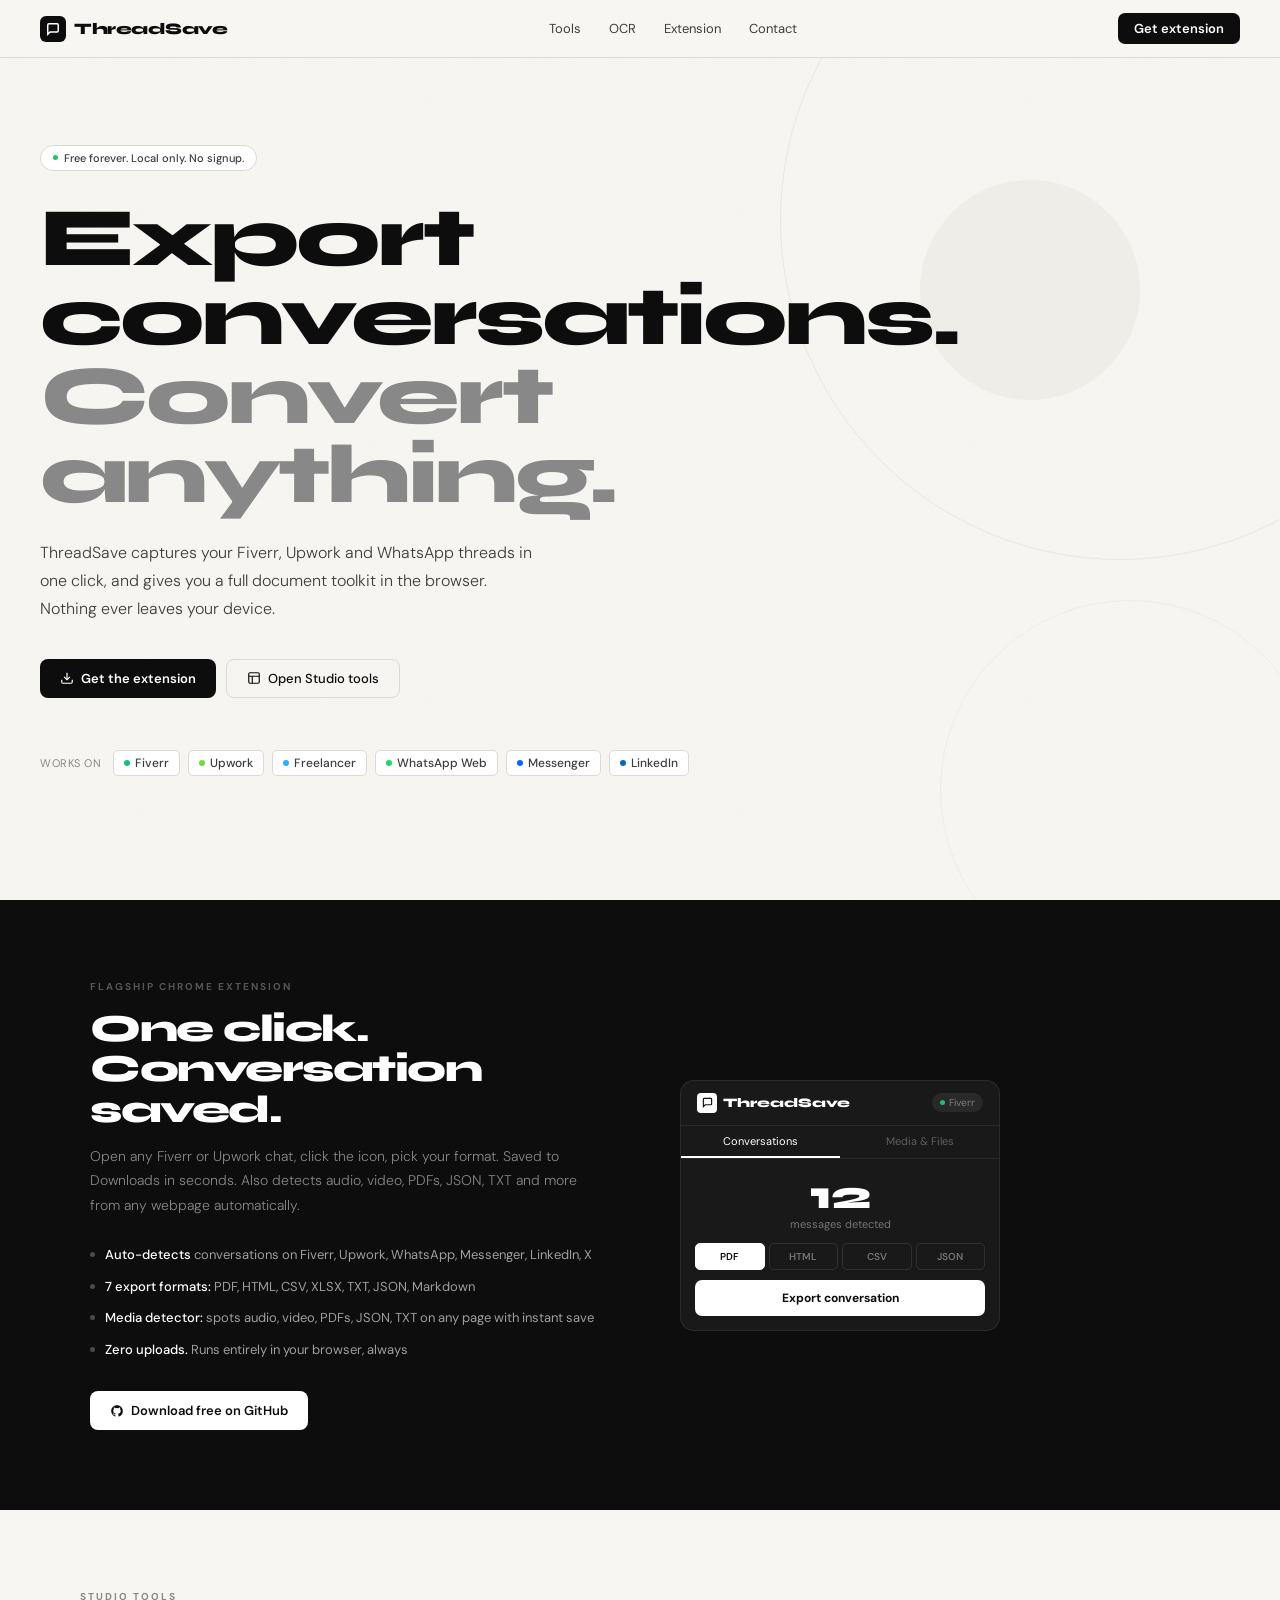
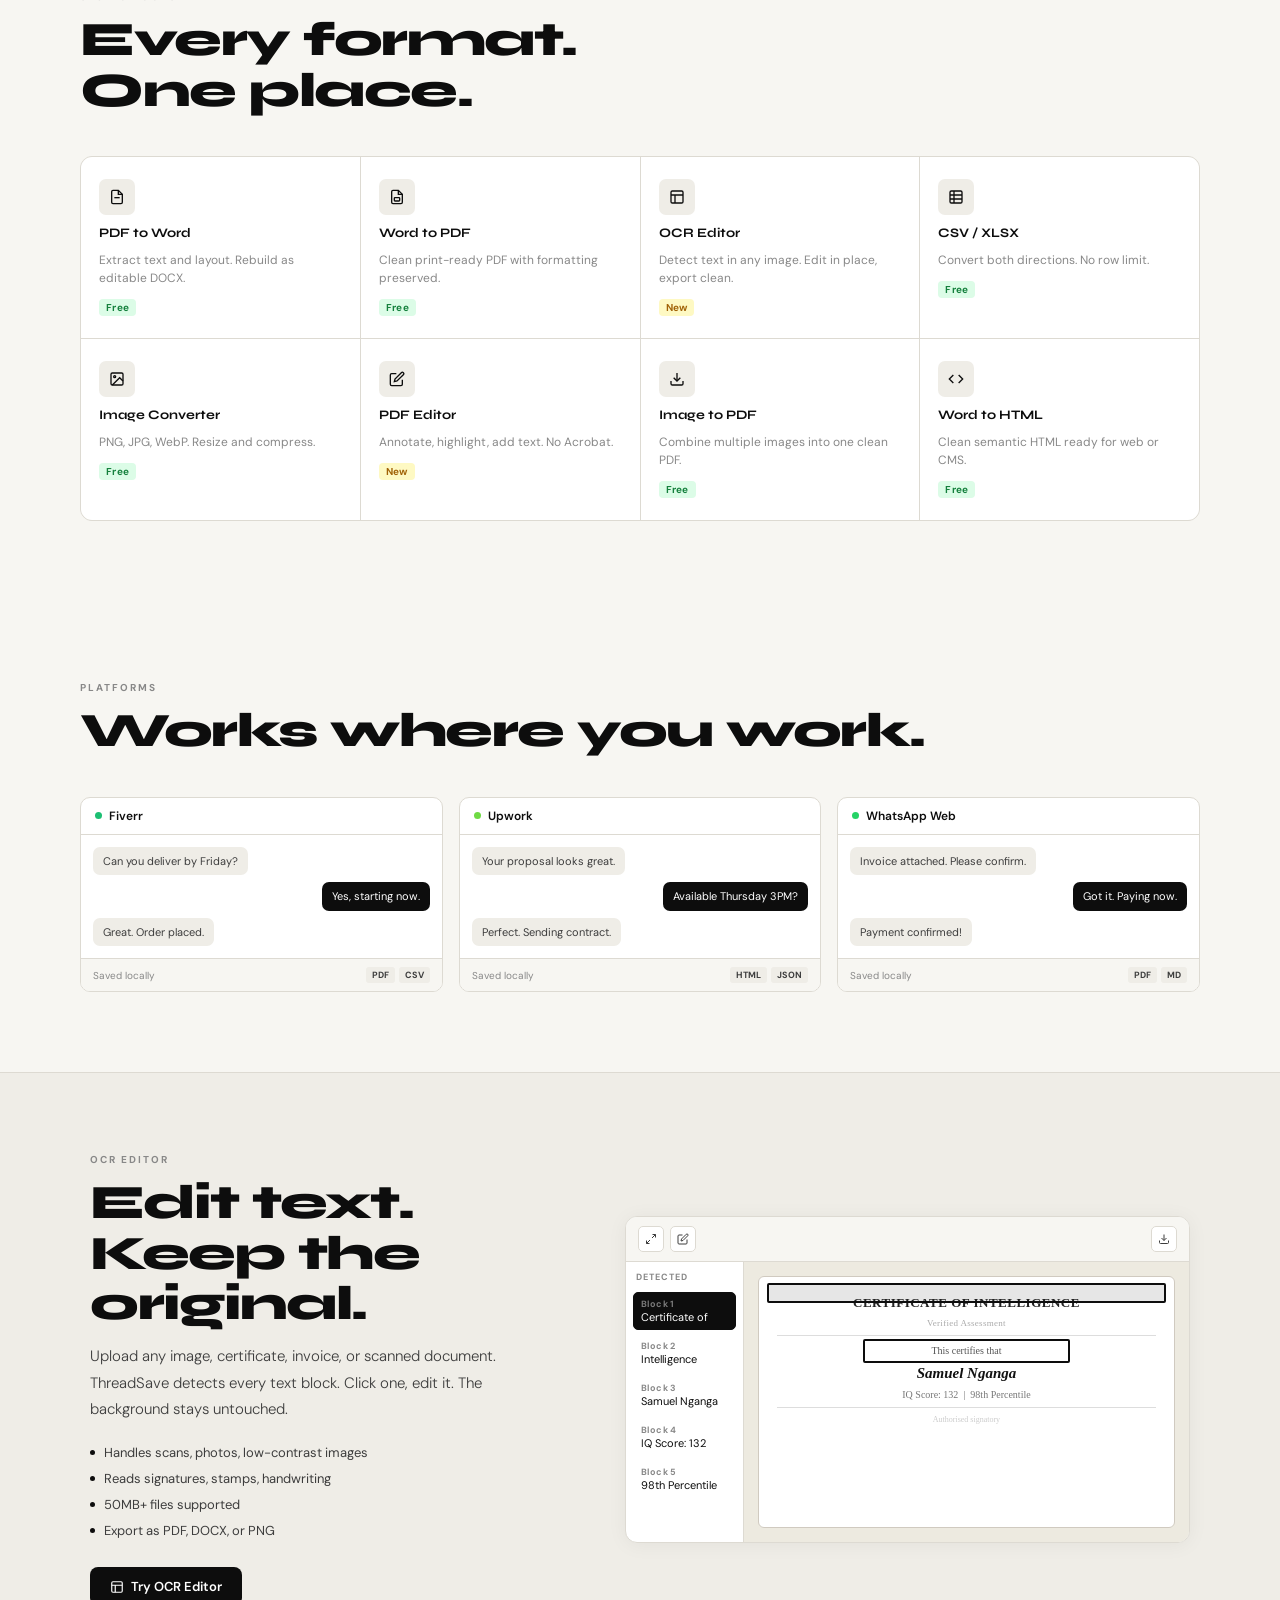
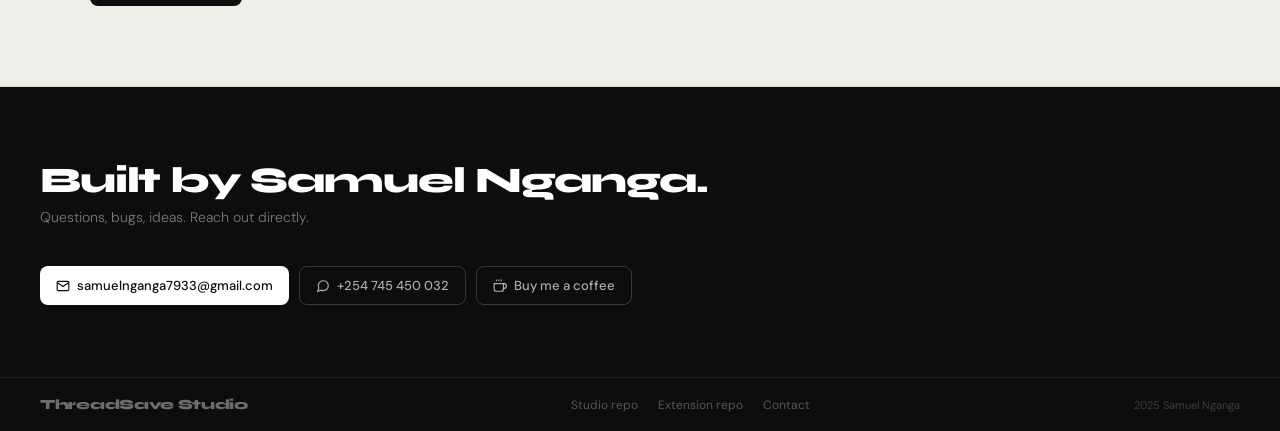
<file: index.html>
<!DOCTYPE html>
<html lang="en">
<head>
<meta charset="UTF-8">
<meta name="viewport" content="width=device-width,initial-scale=1">
<title>ThreadSave Studio</title>
<link rel="preconnect" href="https://fonts.googleapis.com">
<link href="https://fonts.googleapis.com/css2?family=Syne:wght@700;800&family=DM+Sans:ital,wght@0,300;0,400;0,500&display=swap" rel="stylesheet">
<style>
*{margin:0;padding:0;box-sizing:border-box}
:root{--ink:#0d0d0d;--ink2:#3d3d3d;--ink3:#888;--bg:#f7f6f2;--bg2:#efede7;--bg3:#e5e2da;--white:#fff;--line:#dddad2}
html{scroll-behavior:smooth}
body{font-family:"DM Sans",sans-serif;background:var(--bg);color:var(--ink);overflow-x:hidden;-webkit-font-smoothing:antialiased}
nav{position:fixed;top:0;left:0;right:0;z-index:100;height:58px;display:flex;align-items:center;justify-content:space-between;padding:0 40px;background:rgba(247,246,242,0.92);backdrop-filter:blur(14px);border-bottom:1px solid var(--line)}
.logo{display:flex;align-items:center;gap:8px;font-family:"Syne",sans-serif;font-size:16px;font-weight:800;letter-spacing:-0.5px;text-decoration:none;color:var(--ink)}
.logo-box{width:26px;height:26px;background:var(--ink);border-radius:6px;display:flex;align-items:center;justify-content:center}
.logo-box svg{width:14px;height:14px;stroke:#fff;fill:none;stroke-width:2.5}
.nav-links{display:flex;gap:4px}
.nav-link{font-size:13px;color:var(--ink2);text-decoration:none;padding:6px 12px;border-radius:6px;transition:background .15s}
.nav-link:hover{background:var(--bg2)}
.nav-cta{font-size:13px;font-weight:600;color:#fff;background:var(--ink);padding:7px 16px;border-radius:7px;text-decoration:none;transition:opacity .15s}
.nav-cta:hover{opacity:.82}
.hero{min-height:100vh;display:flex;flex-direction:column;justify-content:center;padding:100px 40px 80px;position:relative;overflow:hidden}
.grain{position:absolute;inset:0;background-image:url("data:image/svg+xml,%3Csvg xmlns='http://www.w3.org/2000/svg' width='300' height='300'%3E%3Cfilter id='n'%3E%3CfeTurbulence type='fractalNoise' baseFrequency='0.85' numOctaves='4' stitchTiles='stitch'/%3E%3C/filter%3E%3Crect width='300' height='300' filter='url(%23n)' opacity='0.035'/%3E%3C/svg%3E");pointer-events:none}
.ring1{position:absolute;width:680px;height:680px;border-radius:50%;border:1px solid var(--line);right:-180px;top:-120px;opacity:.55;pointer-events:none}
.ring2{position:absolute;width:380px;height:380px;border-radius:50%;border:1px solid var(--line);right:-40px;bottom:-80px;opacity:.35;pointer-events:none}
.blob{position:absolute;width:220px;height:220px;border-radius:50%;background:var(--bg3);right:140px;top:180px;opacity:.45;pointer-events:none}
.hero-inner{position:relative;max-width:780px}
.hero-tag{display:inline-flex;align-items:center;gap:6px;background:var(--white);border:1px solid var(--line);padding:5px 12px;border-radius:20px;font-size:11px;font-weight:500;color:var(--ink2);margin-bottom:28px}
.tag-dot{width:5px;height:5px;border-radius:50%;background:#22c55e;animation:blink 2s infinite}
@keyframes blink{0%,100%{opacity:1}50%{opacity:.3}}
h1{font-family:"Syne",sans-serif;font-size:clamp(44px,6.5vw,88px);font-weight:800;line-height:.95;letter-spacing:-3px;color:var(--ink);margin-bottom:24px}
h1 .dim{color:var(--ink3)}
.hero-desc{font-size:16px;font-weight:300;color:var(--ink2);line-height:1.75;max-width:500px;margin-bottom:36px}
.hero-btns{display:flex;gap:10px;flex-wrap:wrap;align-items:center;margin-bottom:52px}
.btn-dark{display:inline-flex;align-items:center;gap:7px;background:var(--ink);color:#fff;font-size:13px;font-weight:600;padding:11px 20px;border-radius:8px;text-decoration:none;border:none;cursor:pointer;transition:opacity .15s;font-family:"DM Sans",sans-serif}
.btn-dark:hover{opacity:.82}
.btn-dark svg,.btn-dark-svg{width:14px;height:14px;stroke:#fff;fill:none;stroke-width:2}
.btn-out{display:inline-flex;align-items:center;gap:7px;background:transparent;color:var(--ink);font-size:13px;font-weight:500;padding:10px 20px;border-radius:8px;text-decoration:none;border:1.5px solid var(--line);cursor:pointer;transition:border-color .15s,background .15s;font-family:"DM Sans",sans-serif}
.btn-out:hover{border-color:var(--ink);background:var(--bg2)}
.btn-out svg{width:14px;height:14px;stroke:currentColor;fill:none;stroke-width:2}
.plats{display:flex;align-items:center;gap:8px;flex-wrap:wrap}
.plat-lbl{font-size:11px;color:var(--ink3);letter-spacing:.5px;text-transform:uppercase;margin-right:4px}
.plat{display:inline-flex;align-items:center;gap:5px;font-size:12px;font-weight:500;color:var(--ink2);padding:4px 10px;border-radius:5px;background:var(--white);border:1px solid var(--line)}
.plat-dot{width:6px;height:6px;border-radius:50%}
.ext-sec{background:var(--ink);padding:80px 40px}
.ext-inner{display:grid;grid-template-columns:1fr 1fr;gap:80px;align-items:center;max-width:1100px;margin:0 auto}
.ext-ey{font-size:10px;font-weight:700;letter-spacing:2px;text-transform:uppercase;color:rgba(255,255,255,.3);margin-bottom:16px}
.ext-h{font-family:"Syne",sans-serif;font-size:clamp(26px,3vw,42px);font-weight:800;letter-spacing:-1.5px;line-height:1.05;color:#fff;margin-bottom:14px}
.ext-sub{font-size:14px;font-weight:300;color:rgba(255,255,255,.5);line-height:1.75;margin-bottom:28px}
.ext-feats{display:flex;flex-direction:column;gap:12px;margin-bottom:32px}
.ext-feat{display:flex;align-items:flex-start;gap:10px;font-size:13px;color:rgba(255,255,255,.6);line-height:1.5}
.feat-dot{width:5px;height:5px;border-radius:50%;background:rgba(255,255,255,.25);flex-shrink:0;margin-top:7px}
.ext-feat strong{color:#fff;font-weight:500}
.btn-white{display:inline-flex;align-items:center;gap:7px;background:#fff;color:var(--ink);font-size:13px;font-weight:600;padding:11px 20px;border-radius:8px;text-decoration:none;border:none;cursor:pointer;transition:opacity .15s;font-family:"DM Sans",sans-serif}
.btn-white:hover{opacity:.85}
.btn-white svg{width:14px;height:14px;fill:currentColor}
.mockup{background:rgba(255,255,255,.05);border:1px solid rgba(255,255,255,.08);border-radius:14px;overflow:hidden;max-width:320px;width:100%}
.mk-hd{padding:12px 16px;border-bottom:1px solid rgba(255,255,255,.07);display:flex;align-items:center;justify-content:space-between}
.mk-logo{font-family:"Syne",sans-serif;font-size:13px;font-weight:800;color:#fff;display:flex;align-items:center;gap:6px}
.mk-lb{width:20px;height:20px;background:#fff;border-radius:4px;display:flex;align-items:center;justify-content:center}
.mk-lb svg{width:11px;height:11px;stroke:#0d0d0d;fill:none;stroke-width:2.5}
.mk-chip{font-size:10px;color:rgba(255,255,255,.4);background:rgba(255,255,255,.07);padding:3px 8px;border-radius:10px;display:flex;align-items:center;gap:4px}
.mk-dot{width:5px;height:5px;border-radius:50%;background:#1dbf73}
.mk-tabs{display:flex;border-bottom:1px solid rgba(255,255,255,.07)}
.mk-tab{flex:1;padding:8px;font-size:11px;text-align:center;color:rgba(255,255,255,.3)}
.mk-tab.on{color:#fff;border-bottom:2px solid #fff}
.mk-count{text-align:center;padding:16px 0 12px}
.mk-n{font-family:"Syne",sans-serif;font-size:40px;font-weight:800;color:#fff;line-height:1}
.mk-s{font-size:11px;color:rgba(255,255,255,.4);margin-top:2px}
.mk-fmts{display:grid;grid-template-columns:repeat(4,1fr);gap:4px;padding:0 14px;margin-bottom:10px}
.mk-fmt{padding:6px 2px;border-radius:5px;font-size:10px;font-weight:600;text-align:center;border:1px solid rgba(255,255,255,.1);color:rgba(255,255,255,.4)}
.mk-fmt.on{background:#fff;color:#0d0d0d;border-color:#fff}
.mk-export{margin:0 14px 14px;background:#fff;color:#0d0d0d;border:none;border-radius:7px;padding:10px;width:calc(100% - 28px);font-size:12px;font-weight:700;cursor:pointer;font-family:"DM Sans",sans-serif}
.tools-wrap{padding:80px 40px;max-width:1200px;margin:0 auto}
.sec-ey{font-size:10px;font-weight:700;letter-spacing:2px;text-transform:uppercase;color:var(--ink3);margin-bottom:12px}
.sec-h{font-family:"Syne",sans-serif;font-size:clamp(26px,4vw,48px);font-weight:800;letter-spacing:-1.5px;line-height:1.05;color:var(--ink);margin-bottom:40px}
.tgrid{display:grid;grid-template-columns:repeat(4,1fr);border:1px solid var(--line);border-radius:12px;overflow:hidden;background:var(--line);gap:1px}
.tcell{background:var(--white);padding:22px 18px;display:flex;flex-direction:column;gap:10px;cursor:pointer;text-decoration:none;color:inherit;transition:background .12s}
.tcell:hover{background:var(--bg2)}
.tc-ico{width:36px;height:36px;background:var(--bg2);border-radius:7px;display:flex;align-items:center;justify-content:center}
.tc-ico svg{width:16px;height:16px;stroke:var(--ink);fill:none;stroke-width:2}
.tc-nm{font-family:"Syne",sans-serif;font-size:13px;font-weight:700;color:var(--ink)}
.tc-ds{font-size:12px;color:var(--ink3);line-height:1.5}
.tc-bg{font-size:10px;font-weight:700;letter-spacing:.3px;padding:2px 7px;border-radius:4px;width:fit-content;margin-top:2px}
.b-free{background:#dcfce7;color:#15803d}
.b-new{background:#fef9c3;color:#a16207}
.proof-wrap{padding:80px 40px;max-width:1200px;margin:0 auto}
.pgrid{display:grid;grid-template-columns:repeat(3,1fr);gap:16px}
.pc{border:1px solid var(--line);border-radius:10px;background:var(--white);overflow:hidden}
.pc-hd{padding:10px 14px;border-bottom:1px solid var(--line);display:flex;align-items:center;gap:7px;font-size:12px;font-weight:600;color:var(--ink)}
.pdot{width:7px;height:7px;border-radius:50%}
.pc-chat{padding:12px;display:flex;flex-direction:column;gap:7px}
.pm{padding:6px 10px;border-radius:7px;font-size:11px;line-height:1.5;max-width:82%}
.pm.l{background:var(--bg2);color:var(--ink2);align-self:flex-start}
.pm.r{background:var(--ink);color:#fff;align-self:flex-end}
.pc-ft{padding:8px 12px;border-top:1px solid var(--line);background:var(--bg);display:flex;align-items:center;justify-content:space-between}
.pc-meta{font-size:10px;color:var(--ink3)}
.pc-fmts{display:flex;gap:4px}
.pc-fmt{font-size:9px;font-weight:700;padding:2px 6px;border-radius:3px;background:var(--bg2);color:var(--ink2)}
.ocr-sec{padding:80px 40px;background:var(--bg2);border-top:1px solid var(--line);border-bottom:1px solid var(--line)}
.ocr-in{display:grid;grid-template-columns:1fr 1.2fr;gap:64px;align-items:center;max-width:1100px;margin:0 auto}
.ocr-ui{background:var(--white);border:1px solid var(--line);border-radius:12px;overflow:hidden;box-shadow:0 2px 20px rgba(0,0,0,.05)}
.ocr-bar{display:flex;align-items:center;gap:6px;padding:9px 12px;border-bottom:1px solid var(--line);background:var(--bg)}
.ob{width:26px;height:26px;border-radius:5px;border:1px solid var(--line);background:var(--white);display:flex;align-items:center;justify-content:center;cursor:pointer}
.ob svg{width:12px;height:12px;stroke:var(--ink2);fill:none;stroke-width:2}
.ocr-body{display:flex;height:280px}
.ocr-sl{width:118px;flex-shrink:0;border-right:1px solid var(--line);padding:9px 7px;overflow-y:auto;display:flex;flex-direction:column;gap:4px}
.ocr-slh{font-size:9px;font-weight:700;letter-spacing:1px;text-transform:uppercase;color:var(--ink3);margin-bottom:5px;padding:0 3px}
.oi{padding:5px 7px;border-radius:5px;border:1px solid transparent;cursor:pointer;transition:all .1s}
.oi:hover{background:var(--bg2);border-color:var(--line)}
.oi.on{background:var(--ink);border-color:var(--ink)}
.oi-n{font-size:9px;font-weight:700;letter-spacing:.4px;color:var(--ink3)}
.oi.on .oi-n{color:rgba(255,255,255,.45)}
.oi-t{font-size:11px;color:var(--ink);white-space:nowrap;overflow:hidden;text-overflow:ellipsis;max-width:86px}
.oi.on .oi-t{color:#fff}
.ocr-cv{flex:1;background:#edeae0;position:relative;overflow:hidden}
.cert{position:absolute;inset:14px;background:#fff;border:1px solid #d0cac0;border-radius:6px;padding:18px;font-family:Georgia,serif;display:flex;flex-direction:column;gap:7px}
.ct{font-size:13px;font-weight:700;text-align:center;color:#222;letter-spacing:.5px}
.cst{font-size:9px;text-align:center;color:#aaa;letter-spacing:.3px}
.chr{height:1px;background:#ddd}
.cb{font-size:10px;color:#555;text-align:center;line-height:1.5}
.cn{font-size:15px;font-weight:700;text-align:center;color:#111;font-style:italic}
.csc{font-size:10px;color:#777;text-align:center}
.cbox{position:absolute;border:2px solid var(--ink);border-radius:2px;pointer-events:none}
.cbox.on{background:rgba(13,13,13,.1)}
.contact-sec{background:var(--ink);padding:72px 40px;display:flex;align-items:center;justify-content:space-between;gap:40px;flex-wrap:wrap}
.ch{font-family:"Syne",sans-serif;font-size:clamp(22px,3vw,36px);font-weight:800;letter-spacing:-1px;color:#fff;margin-bottom:6px}
.cs2{font-size:14px;font-weight:300;color:rgba(255,255,255,.45)}
.cr{display:flex;gap:10px;flex-wrap:wrap}
.clink{display:inline-flex;align-items:center;gap:7px;padding:10px 16px;border-radius:8px;font-size:13px;font-weight:500;text-decoration:none;transition:opacity .15s}
.clink.w{background:#fff;color:var(--ink)}
.clink.o{background:transparent;color:rgba(255,255,255,.65);border:1.5px solid rgba(255,255,255,.18)}
.clink:hover{opacity:.8}
.clink svg{width:14px;height:14px;stroke:currentColor;fill:none;stroke-width:2}
.clink.w svg{stroke:var(--ink)}
footer{padding:18px 40px;border-top:1px solid rgba(255,255,255,.08);background:var(--ink);display:flex;align-items:center;justify-content:space-between;flex-wrap:wrap;gap:12px}
.flogo{font-family:"Syne",sans-serif;font-size:14px;font-weight:800;color:rgba(255,255,255,.4);letter-spacing:-0.3px}
.flinks{display:flex;gap:20px}
.flinks a{font-size:12px;color:rgba(255,255,255,.3);text-decoration:none;transition:color .15s}
.flinks a:hover{color:rgba(255,255,255,.7)}
.fcopy{font-size:11px;color:rgba(255,255,255,.2)}
@media(max-width:768px){
  nav{padding:0 20px}
  .nav-links{display:none}
  .hero,.ext-sec,.tools-wrap,.ocr-sec,.proof-wrap,.contact-sec{padding-left:20px;padding-right:20px}
  h1{letter-spacing:-2px}
  .ext-inner{grid-template-columns:1fr}
  .mockup{display:none}
  .tgrid{grid-template-columns:repeat(2,1fr)}
  .ocr-in{grid-template-columns:1fr}
  .pgrid{grid-template-columns:1fr}
  .contact-sec{flex-direction:column;align-items:flex-start}
  footer{flex-direction:column;align-items:flex-start}
}
</style>
</head>
<body>
<nav>
  <a href="/" class="logo">
    <div class="logo-box"><svg viewBox="0 0 24 24"><path d="M21 15a2 2 0 0 1-2 2H7l-4 4V5a2 2 0 0 1 2-2h14a2 2 0 0 1 2 2z"/></svg></div>
    ThreadSave
  </a>
  <div class="nav-links">
    <a href="#tools" class="nav-link">Tools</a>
    <a href="#ocr" class="nav-link">OCR</a>
    <a href="#extension" class="nav-link">Extension</a>
    <a href="#contact" class="nav-link">Contact</a>
  </div>
  <a href="https://github.com/Samuelnganga7933/Thread-Saver" class="nav-cta" target="_blank">Get extension</a>
</nav>
<section class="hero">
  <div class="grain"></div>
  <div class="ring1"></div>
  <div class="ring2"></div>
  <div class="blob"></div>
  <div class="hero-inner">
    <div class="hero-tag"><div class="tag-dot"></div>Free forever. Local only. No signup.</div>
    <h1>Export<br>conversations.<br><span class="dim">Convert anything.</span></h1>
    <p class="hero-desc">ThreadSave captures your Fiverr, Upwork and WhatsApp threads in one click, and gives you a full document toolkit in the browser. Nothing ever leaves your device.</p>
    <div class="hero-btns">
      <a href="https://github.com/Samuelnganga7933/Thread-Saver" class="btn-dark" target="_blank">
        <svg viewBox="0 0 24 24"><path d="M21 15v4a2 2 0 0 1-2 2H5a2 2 0 0 1-2-2v-4"/><polyline points="7 10 12 15 17 10"/><line x1="12" y1="15" x2="12" y2="3"/></svg>
        Get the extension
      </a>
      <a href="#tools" class="btn-out">
        <svg viewBox="0 0 24 24"><rect x="3" y="3" width="18" height="18" rx="2"/><path d="M3 9h18M9 21V9"/></svg>
        Open Studio tools
      </a>
    </div>
    <div class="plats">
      <span class="plat-lbl">Works on</span>
      <div class="plat"><div class="plat-dot" style="background:#1dbf73"></div>Fiverr</div>
      <div class="plat"><div class="plat-dot" style="background:#6fda44"></div>Upwork</div>
      <div class="plat"><div class="plat-dot" style="background:#29b2fe"></div>Freelancer</div>
      <div class="plat"><div class="plat-dot" style="background:#25d366"></div>WhatsApp Web</div>
      <div class="plat"><div class="plat-dot" style="background:#0866ff"></div>Messenger</div>
      <div class="plat"><div class="plat-dot" style="background:#0a66c2"></div>LinkedIn</div>
    </div>
  </div>
</section>
<section class="ext-sec" id="extension">
  <div class="ext-inner">
    <div>
      <p class="ext-ey">Flagship Chrome Extension</p>
      <h2 class="ext-h">One click.<br>Conversation saved.</h2>
      <p class="ext-sub">Open any Fiverr or Upwork chat, click the icon, pick your format. Saved to Downloads in seconds. Also detects audio, video, PDFs, JSON, TXT and more from any webpage automatically.</p>
      <div class="ext-feats">
        <div class="ext-feat"><div class="feat-dot"></div><span><strong>Auto-detects</strong> conversations on Fiverr, Upwork, WhatsApp, Messenger, LinkedIn, X</span></div>
        <div class="ext-feat"><div class="feat-dot"></div><span><strong>7 export formats:</strong> PDF, HTML, CSV, XLSX, TXT, JSON, Markdown</span></div>
        <div class="ext-feat"><div class="feat-dot"></div><span><strong>Media detector:</strong> spots audio, video, PDFs, JSON, TXT on any page with instant save</span></div>
        <div class="ext-feat"><div class="feat-dot"></div><span><strong>Zero uploads.</strong> Runs entirely in your browser, always</span></div>
      </div>
      <a href="https://github.com/Samuelnganga7933/Thread-Saver" class="btn-white" target="_blank">
        <svg viewBox="0 0 24 24"><path d="M12 2C6.477 2 2 6.484 2 12.017c0 4.425 2.865 8.18 6.839 9.504.5.092.682-.217.682-.483 0-.237-.008-.868-.013-1.703-2.782.605-3.369-1.343-3.369-1.343-.454-1.158-1.11-1.466-1.11-1.466-.908-.62.069-.608.069-.608 1.003.07 1.531 1.032 1.531 1.032.892 1.53 2.341 1.088 2.91.832.092-.647.35-1.088.636-1.338-2.22-.253-4.555-1.113-4.555-4.951 0-1.093.39-1.988 1.029-2.688-.103-.253-.446-1.272.098-2.65 0 0 .84-.27 2.75 1.026A9.564 9.564 0 0 1 12 6.844a9.59 9.59 0 0 1 2.504.337c1.909-1.296 2.747-1.027 2.747-1.027.546 1.379.202 2.398.1 2.651.64.7 1.028 1.595 1.028 2.688 0 3.848-2.339 4.695-4.566 4.943.359.309.678.92.678 1.855 0 1.338-.012 2.419-.012 2.747 0 .268.18.58.688.482A10.019 10.019 0 0 0 22 12.017C22 6.484 17.522 2 12 2z"/></svg>
        Download free on GitHub
      </a>
    </div>
    <div class="mockup">
      <div class="mk-hd">
        <div class="mk-logo"><div class="mk-lb"><svg viewBox="0 0 24 24"><path d="M21 15a2 2 0 0 1-2 2H7l-4 4V5a2 2 0 0 1 2-2h14a2 2 0 0 1 2 2z"/></svg></div>ThreadSave</div>
        <div class="mk-chip"><div class="mk-dot"></div>Fiverr</div>
      </div>
      <div class="mk-tabs"><div class="mk-tab on">Conversations</div><div class="mk-tab">Media &amp; Files</div></div>
      <div class="mk-count"><div class="mk-n">12</div><div class="mk-s">messages detected</div></div>
      <div class="mk-fmts">
        <div class="mk-fmt on">PDF</div><div class="mk-fmt">HTML</div><div class="mk-fmt">CSV</div><div class="mk-fmt">JSON</div>
      </div>
      <button class="mk-export">Export conversation</button>
    </div>
  </div>
</section>
<div class="tools-wrap" id="tools">
  <p class="sec-ey">Studio tools</p>
  <h2 class="sec-h">Every format.<br>One place.</h2>
  <div class="tgrid">
    <a href="tools/pdf-to-word.html" class="tcell"><div class="tc-ico"><svg viewBox="0 0 24 24"><path d="M14 2H6a2 2 0 0 0-2 2v16a2 2 0 0 0 2 2h12a2 2 0 0 0 2-2V8z"/><polyline points="14 2 14 8 20 8"/><line x1="16" y1="13" x2="8" y2="13"/></svg></div><div class="tc-nm">PDF to Word</div><div class="tc-ds">Extract text and layout. Rebuild as editable DOCX.</div><span class="tc-bg b-free">Free</span></a>
    <a href="tools/word-to-pdf.html" class="tcell"><div class="tc-ico"><svg viewBox="0 0 24 24"><path d="M14 2H6a2 2 0 0 0-2 2v16a2 2 0 0 0 2 2h12a2 2 0 0 0 2-2V8z"/><polyline points="14 2 14 8 20 8"/><rect x="8" y="13" width="8" height="5" rx="1"/></svg></div><div class="tc-nm">Word to PDF</div><div class="tc-ds">Clean print-ready PDF with formatting preserved.</div><span class="tc-bg b-free">Free</span></a>
    <a href="tools/ocr.html" class="tcell"><div class="tc-ico"><svg viewBox="0 0 24 24"><rect x="3" y="3" width="18" height="18" rx="2"/><path d="M3 9h18M9 21V9"/></svg></div><div class="tc-nm">OCR Editor</div><div class="tc-ds">Detect text in any image. Edit in place, export clean.</div><span class="tc-bg b-new">New</span></a>
    <a href="tools/csv-xlsx.html" class="tcell"><div class="tc-ico"><svg viewBox="0 0 24 24"><rect x="3" y="3" width="18" height="18" rx="2"/><path d="M3 9h18M3 15h18M9 3v18"/></svg></div><div class="tc-nm">CSV / XLSX</div><div class="tc-ds">Convert both directions. No row limit.</div><span class="tc-bg b-free">Free</span></a>
    <a href="tools/image-convert.html" class="tcell"><div class="tc-ico"><svg viewBox="0 0 24 24"><rect x="3" y="3" width="18" height="18" rx="2"/><circle cx="8.5" cy="8.5" r="1.5"/><polyline points="21 15 16 10 5 21"/></svg></div><div class="tc-nm">Image Converter</div><div class="tc-ds">PNG, JPG, WebP. Resize and compress.</div><span class="tc-bg b-free">Free</span></a>
    <a href="tools/pdf-editor.html" class="tcell"><div class="tc-ico"><svg viewBox="0 0 24 24"><path d="M11 4H4a2 2 0 0 0-2 2v14a2 2 0 0 0 2 2h14a2 2 0 0 0 2-2v-7"/><path d="M18.5 2.5a2.121 2.121 0 0 1 3 3L12 15l-4 1 1-4 9.5-9.5z"/></svg></div><div class="tc-nm">PDF Editor</div><div class="tc-ds">Annotate, highlight, add text. No Acrobat.</div><span class="tc-bg b-new">New</span></a>
    <a href="tools/image-to-pdf.html" class="tcell"><div class="tc-ico"><svg viewBox="0 0 24 24"><path d="M21 15v4a2 2 0 0 1-2 2H5a2 2 0 0 1-2-2v-4"/><polyline points="7 10 12 15 17 10"/><line x1="12" y1="15" x2="12" y2="3"/></svg></div><div class="tc-nm">Image to PDF</div><div class="tc-ds">Combine multiple images into one clean PDF.</div><span class="tc-bg b-free">Free</span></a>
    <a href="tools/word-to-html.html" class="tcell"><div class="tc-ico"><svg viewBox="0 0 24 24"><polyline points="16 18 22 12 16 6"/><polyline points="8 6 2 12 8 18"/></svg></div><div class="tc-nm">Word to HTML</div><div class="tc-ds">Clean semantic HTML ready for web or CMS.</div><span class="tc-bg b-free">Free</span></a>
  </div>
</div>
<div class="proof-wrap">
  <p class="sec-ey">Platforms</p>
  <h2 class="sec-h">Works where you work.</h2>
  <div class="pgrid">
    <div class="pc"><div class="pc-hd"><div class="pdot" style="background:#1dbf73"></div>Fiverr</div><div class="pc-chat"><div class="pm l">Can you deliver by Friday?</div><div class="pm r">Yes, starting now.</div><div class="pm l">Great. Order placed.</div></div><div class="pc-ft"><span class="pc-meta">Saved locally</span><div class="pc-fmts"><span class="pc-fmt">PDF</span><span class="pc-fmt">CSV</span></div></div></div>
    <div class="pc"><div class="pc-hd"><div class="pdot" style="background:#6fda44"></div>Upwork</div><div class="pc-chat"><div class="pm l">Your proposal looks great.</div><div class="pm r">Available Thursday 3PM?</div><div class="pm l">Perfect. Sending contract.</div></div><div class="pc-ft"><span class="pc-meta">Saved locally</span><div class="pc-fmts"><span class="pc-fmt">HTML</span><span class="pc-fmt">JSON</span></div></div></div>
    <div class="pc"><div class="pc-hd"><div class="pdot" style="background:#25d366"></div>WhatsApp Web</div><div class="pc-chat"><div class="pm l">Invoice attached. Please confirm.</div><div class="pm r">Got it. Paying now.</div><div class="pm l">Payment confirmed!</div></div><div class="pc-ft"><span class="pc-meta">Saved locally</span><div class="pc-fmts"><span class="pc-fmt">PDF</span><span class="pc-fmt">MD</span></div></div></div>
  </div>
</div>
<section class="ocr-sec" id="ocr">
  <div class="ocr-in">
    <div>
      <p class="sec-ey">OCR Editor</p>
      <h2 class="sec-h" style="margin-bottom:14px">Edit text.<br>Keep the original.</h2>
      <p style="font-size:15px;font-weight:300;color:var(--ink2);line-height:1.75;margin-bottom:22px">Upload any image, certificate, invoice, or scanned document. ThreadSave detects every text block. Click one, edit it. The background stays untouched.</p>
      <ul style="list-style:none;display:flex;flex-direction:column;gap:9px;margin-bottom:28px">
        <li style="display:flex;align-items:center;gap:9px;font-size:13px;color:var(--ink2)"><span style="width:5px;height:5px;border-radius:50%;background:var(--ink);flex-shrink:0"></span>Handles scans, photos, low-contrast images</li>
        <li style="display:flex;align-items:center;gap:9px;font-size:13px;color:var(--ink2)"><span style="width:5px;height:5px;border-radius:50%;background:var(--ink);flex-shrink:0"></span>Reads signatures, stamps, handwriting</li>
        <li style="display:flex;align-items:center;gap:9px;font-size:13px;color:var(--ink2)"><span style="width:5px;height:5px;border-radius:50%;background:var(--ink);flex-shrink:0"></span>50MB+ files supported</li>
        <li style="display:flex;align-items:center;gap:9px;font-size:13px;color:var(--ink2)"><span style="width:5px;height:5px;border-radius:50%;background:var(--ink);flex-shrink:0"></span>Export as PDF, DOCX, or PNG</li>
      </ul>
      <a href="tools/ocr.html" class="btn-dark">
        <svg viewBox="0 0 24 24"><rect x="3" y="3" width="18" height="18" rx="2"/><path d="M3 9h18M9 21V9"/></svg>
        Try OCR Editor
      </a>
    </div>
    <div class="ocr-ui">
      <div class="ocr-bar">
        <button class="ob"><svg viewBox="0 0 24 24"><path d="M15 3h6v6M9 21H3v-6M21 3l-7 7M3 21l7-7"/></svg></button>
        <button class="ob"><svg viewBox="0 0 24 24"><path d="M11 4H4a2 2 0 0 0-2 2v14a2 2 0 0 0 2 2h14a2 2 0 0 0 2-2v-7"/><path d="M18.5 2.5a2.121 2.121 0 0 1 3 3L12 15l-4 1 1-4 9.5-9.5z"/></svg></button>
        <div style="flex:1"></div>
        <button class="ob"><svg viewBox="0 0 24 24"><path d="M21 15v4a2 2 0 0 1-2 2H5a2 2 0 0 1-2-2v-4"/><polyline points="7 10 12 15 17 10"/><line x1="12" y1="15" x2="12" y2="3"/></svg></button>
      </div>
      <div class="ocr-body">
        <div class="ocr-sl">
          <div class="ocr-slh">Detected</div>
          <div class="oi on"><div class="oi-n">Block 1</div><div class="oi-t">Certificate of</div></div>
          <div class="oi"><div class="oi-n">Block 2</div><div class="oi-t">Intelligence</div></div>
          <div class="oi"><div class="oi-n">Block 3</div><div class="oi-t">Samuel Nganga</div></div>
          <div class="oi"><div class="oi-n">Block 4</div><div class="oi-t">IQ Score: 132</div></div>
          <div class="oi"><div class="oi-n">Block 5</div><div class="oi-t">98th Percentile</div></div>
        </div>
        <div class="ocr-cv">
          <div class="cert">
            <div class="ct">CERTIFICATE OF INTELLIGENCE</div>
            <div class="cst">Verified Assessment</div>
            <div class="chr"></div>
            <div class="cb">This certifies that</div>
            <div class="cn">Samuel Nganga</div>
            <div class="csc">IQ Score: 132 &nbsp;|&nbsp; 98th Percentile</div>
            <div class="chr"></div>
            <div class="csc" style="font-size:8px;color:#ccc">Authorised signatory</div>
            <div class="cbox on" style="top:6px;left:8px;right:8px;height:20px"></div>
            <div class="cbox" style="top:62px;left:25%;right:25%;height:24px"></div>
          </div>
        </div>
      </div>
    </div>
  </div>
</section>
<div class="contact-sec" id="contact">
  <div><div class="ch">Built by Samuel Nganga.</div><div class="cs2">Questions, bugs, ideas. Reach out directly.</div></div>
  <div class="cr">
    <a href="mailto:samuelnganga7933@gmail.com" class="clink w"><svg viewBox="0 0 24 24"><path d="M4 4h16c1.1 0 2 .9 2 2v12c0 1.1-.9 2-2 2H4c-1.1 0-2-.9-2-2V6c0-1.1.9-2 2-2z"/><polyline points="22,6 12,13 2,6"/></svg>samuelnganga7933@gmail.com</a>
    <a href="https://wa.me/254745450032" class="clink o"><svg viewBox="0 0 24 24"><path d="M21 11.5a8.38 8.38 0 0 1-.9 3.8 8.5 8.5 0 0 1-7.6 4.7 8.38 8.38 0 0 1-3.8-.9L3 21l1.9-5.7a8.38 8.38 0 0 1-.9-3.8 8.5 8.5 0 0 1 4.7-7.6 8.38 8.38 0 0 1 3.8-.9h.5a8.48 8.48 0 0 1 8 8v.5z"/></svg>+254 745 450 032</a>
    <a href="https://buymeacoffee.com/samuelnganga" class="clink o"><svg viewBox="0 0 24 24"><path d="M18 8h1a4 4 0 0 1 0 8h-1"/><path d="M2 8h16v9a4 4 0 0 1-4 4H6a4 4 0 0 1-4-4V8z"/><line x1="6" y1="1" x2="6" y2="4"/><line x1="10" y1="1" x2="10" y2="4"/><line x1="14" y1="1" x2="14" y2="4"/></svg>Buy me a coffee</a>
  </div>
</div>
<footer>
  <span class="flogo">ThreadSave Studio</span>
  <div class="flinks">
    <a href="https://github.com/Samuelnganga7933/Thread-Saver-Studio-" target="_blank">Studio repo</a>
    <a href="https://github.com/Samuelnganga7933/Thread-Saver" target="_blank">Extension repo</a>
    <a href="mailto:samuelnganga7933@gmail.com">Contact</a>
  </div>
  <span class="fcopy">2025 Samuel Nganga</span>
</footer>
</body>
</html>
</file>
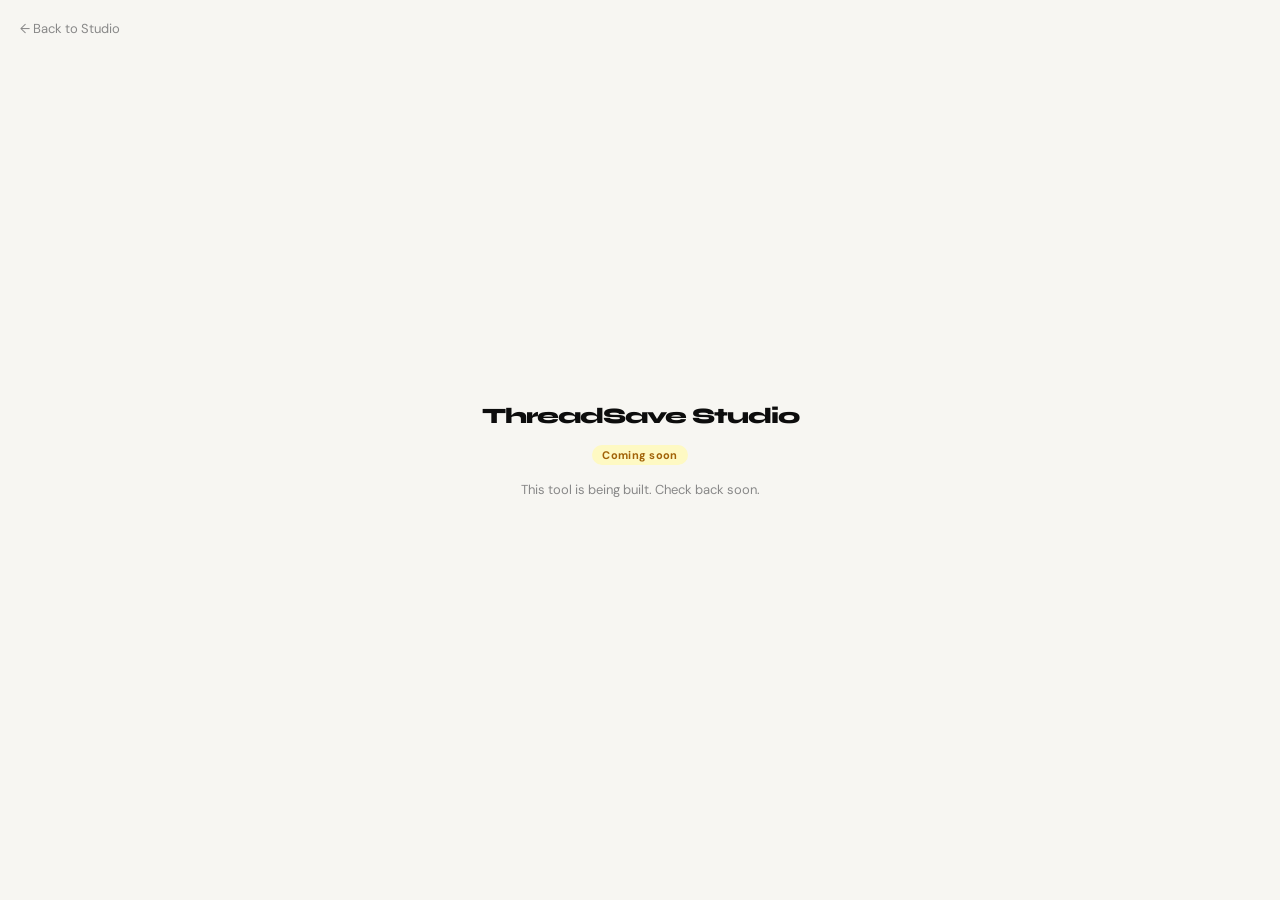
<file: tools/csv-xlsx.html>
<!DOCTYPE html>
<html lang="en">
<head>
<meta charset="UTF-8">
<meta name="viewport" content="width=device-width,initial-scale=1">
<title>ThreadSave Studio</title>
<link href="https://fonts.googleapis.com/css2?family=Syne:wght@700;800&family=DM+Sans:wght@300;400;500&display=swap" rel="stylesheet">
<style>
*{margin:0;padding:0;box-sizing:border-box}
body{font-family:"DM Sans",sans-serif;background:#f7f6f2;color:#0d0d0d;min-height:100vh;display:flex;flex-direction:column;align-items:center;justify-content:center;gap:16px}
.back{position:fixed;top:20px;left:20px;font-size:13px;color:#888;text-decoration:none;display:flex;align-items:center;gap:6px}
.back:hover{color:#0d0d0d}
.logo{font-family:"Syne",sans-serif;font-size:22px;font-weight:800;letter-spacing:-1px}
.label{font-size:13px;color:#888}
.chip{background:#fef9c3;color:#a16207;font-size:11px;font-weight:700;padding:3px 10px;border-radius:20px;letter-spacing:.3px}
</style>
</head>
<body>
<a href="../index.html" class="back">&#8592; Back to Studio</a>
<div class="logo">ThreadSave Studio</div>
<div class="chip">Coming soon</div>
<div class="label">This tool is being built. Check back soon.</div>
</body>
</html>
</file>
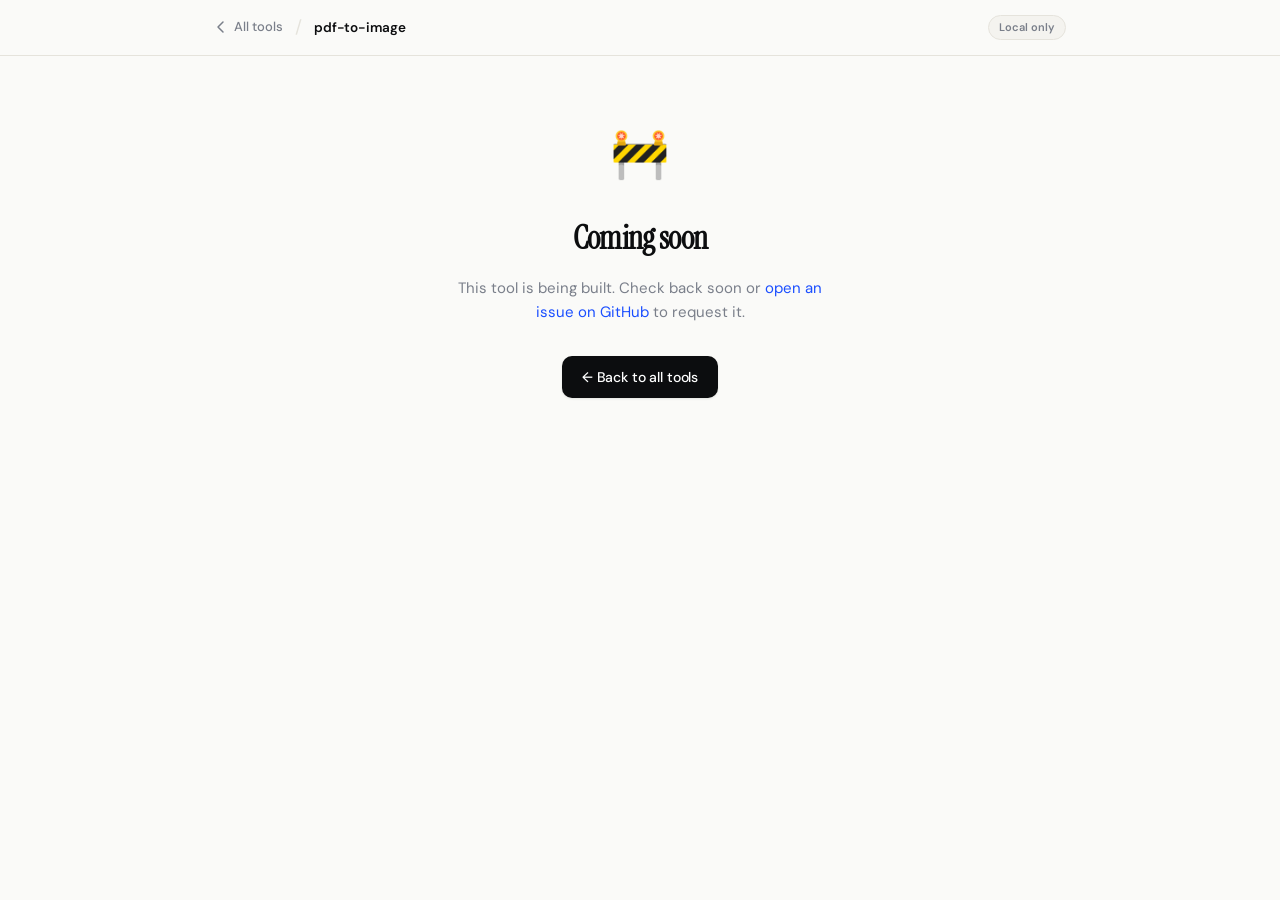
<file: tools/pdf-to-image.html>
<!DOCTYPE html>
<html lang="en">
<head>
<meta charset="UTF-8"><meta name="viewport" content="width=device-width, initial-scale=1.0">
<title>pdf-to-image – ThreadSave Studio</title>
<link rel="preconnect" href="https://fonts.googleapis.com">
<link href="https://fonts.googleapis.com/css2?family=Instrument+Serif:ital@0;1&family=DM+Sans:opsz,wght@9..40,300;9..40,400;9..40,500;9..40,600&display=swap" rel="stylesheet">
<link rel="stylesheet" href="base.css">
</head>
<body>
<nav class="tool-nav"><div class="tool-nav-in">
  <a href="../index.html" class="back-link"><svg width="14" height="14" viewBox="0 0 14 14" fill="none"><path d="M9 2L4 7l5 5" stroke="currentColor" stroke-width="1.5" stroke-linecap="round" stroke-linejoin="round"/></svg>All tools</a>
  <span class="nav-sep">/</span><span class="tool-nav-title">pdf-to-image</span>
  <span class="nav-badge">Local only</span>
</div></nav>
<div class="wrap" style="padding-top:60px;text-align:center;">
  <div style="font-size:48px;margin-bottom:20px;">🚧</div>
  <h2 style="font-family:var(--serif);font-size:32px;margin-bottom:12px;letter-spacing:-.02em;">Coming soon</h2>
  <p style="color:var(--ink3);font-size:15px;max-width:400px;margin:0 auto 32px;">This tool is being built. Check back soon or <a href="https://github.com/Samuelnganga7933/Thread-Saver/issues" style="color:var(--accent)">open an issue on GitHub</a> to request it.</p>
  <a href="../index.html" class="btn btn-dark">← Back to all tools</a>
</div>
</body></html>
</file>
<file: tools/base.css>
/* ThreadSave Studio — shared base styles for all tool pages */
:root {
  --ink: #0c0d0f;
  --ink2: #3a3d44;
  --ink3: #7a7f8a;
  --ink4: #b0b5bf;
  --paper: #fafaf8;
  --paper2: #f4f3ef;
  --paper3: #ebe9e3;
  --rule: #e5e3dc;
  --accent: #1a4eff;
  --accent2: #0f35cc;
  --pale: #eef2ff;
  --ok: #16a34a;
  --warn: #d97706;
  --serif: 'Instrument Serif', Georgia, serif;
  --sans: 'DM Sans', system-ui, sans-serif;
  --r: 12px;
  --rlg: 20px;
  --s1: 0 1px 3px rgba(0,0,0,.06), 0 1px 2px rgba(0,0,0,.04);
  --s2: 0 4px 16px rgba(0,0,0,.08), 0 2px 6px rgba(0,0,0,.04);
  --s3: 0 16px 48px rgba(0,0,0,.1), 0 4px 16px rgba(0,0,0,.06);
}

*, *::before, *::after { box-sizing: border-box; margin: 0; padding: 0; }
html { scroll-behavior: smooth; }
body {
  font-family: var(--sans);
  background: var(--paper);
  color: var(--ink);
  line-height: 1.6;
  -webkit-font-smoothing: antialiased;
  min-height: 100vh;
}
a { color: inherit; text-decoration: none; }
button { font-family: var(--sans); cursor: pointer; border: none; background: none; }

.wrap { max-width: 900px; margin: 0 auto; padding: 0 24px; }

/* NAV */
.tool-nav {
  height: 56px;
  background: rgba(250,250,248,.92);
  backdrop-filter: blur(16px);
  border-bottom: 1px solid var(--rule);
  display: flex; align-items: center;
  position: sticky; top: 0; z-index: 50;
}
.tool-nav-in {
  display: flex; align-items: center; gap: 12px;
  width: 100%; max-width: 900px; margin: 0 auto; padding: 0 24px;
}
.back-link {
  display: flex; align-items: center; gap: 6px;
  font-size: 13px; font-weight: 500;
  color: var(--ink3); transition: color .15s;
}
.back-link:hover { color: var(--ink); }
.nav-sep { color: var(--rule); font-size: 18px; }
.tool-nav-title {
  font-size: 13.5px; font-weight: 600;
  color: var(--ink); letter-spacing: -.01em;
}
.nav-badge {
  margin-left: auto;
  font-size: 11px; font-weight: 600;
  color: var(--ink3);
  background: var(--paper2);
  border: 1px solid var(--rule);
  border-radius: 99px;
  padding: 3px 10px;
}

/* TOOL HERO */
.tool-hero {
  padding: 48px 0 0;
  border-bottom: 1px solid var(--rule);
  margin-bottom: 48px;
}
.tool-hero-inner {
  display: flex; align-items: flex-start;
  justify-content: space-between;
  gap: 24px;
  padding-bottom: 40px;
}
.tool-hero-text {}
.tool-icon-lg {
  width: 56px; height: 56px;
  border-radius: 16px;
  background: var(--paper2);
  border: 1px solid var(--rule);
  display: flex; align-items: center; justify-content: center;
  font-size: 26px;
  margin-bottom: 16px;
  box-shadow: var(--s1);
}
.tool-title {
  font-family: var(--serif);
  font-size: clamp(28px, 4vw, 42px);
  line-height: 1.08;
  letter-spacing: -.02em;
  color: var(--ink);
  margin-bottom: 10px;
}
.tool-desc {
  font-size: 15px;
  color: var(--ink3);
  line-height: 1.65;
  max-width: 480px;
  font-weight: 300;
}
.tool-trust {
  display: flex; align-items: center; gap: 6px;
  margin-top: 14px;
  flex-wrap: wrap;
}
.ttag {
  font-size: 11.5px; font-weight: 500;
  color: var(--ink3);
  background: var(--paper2);
  border: 1px solid var(--rule);
  border-radius: 99px;
  padding: 3px 10px;
}

/* DROP ZONE */
.dropzone {
  border: 2px dashed var(--rule);
  border-radius: var(--rlg);
  background: var(--paper2);
  padding: 56px 32px;
  text-align: center;
  cursor: pointer;
  transition: all .2s;
  position: relative;
  overflow: hidden;
}
.dropzone:hover, .dropzone.drag-over {
  border-color: var(--accent);
  background: var(--pale);
}
.dropzone input[type="file"] {
  position: absolute; inset: 0;
  opacity: 0; cursor: pointer;
  width: 100%; height: 100%;
}
.drop-icon {
  font-size: 40px; margin-bottom: 16px;
  display: block;
}
.drop-title {
  font-size: 16px; font-weight: 600;
  color: var(--ink); margin-bottom: 6px;
  letter-spacing: -.01em;
}
.drop-sub {
  font-size: 13px; color: var(--ink3);
}
.drop-sub span {
  color: var(--accent);
  font-weight: 500;
}

/* BUTTONS */
.btn {
  display: inline-flex; align-items: center; gap: 7px;
  padding: 10px 20px; border-radius: 10px;
  font-size: 14px; font-weight: 500;
  transition: all .18s; letter-spacing: -.01em;
  white-space: nowrap; font-family: var(--sans);
  cursor: pointer;
}
.btn-dark { background: var(--ink); color: #fff; box-shadow: var(--s1); }
.btn-dark:hover { background: #1a1d24; transform: translateY(-1px); box-shadow: var(--s2); }
.btn-dark:disabled { opacity: .4; cursor: not-allowed; transform: none; box-shadow: none; }
.btn-ghost { color: var(--ink2); border: 1px solid var(--rule); background: transparent; }
.btn-ghost:hover { background: var(--paper2); }
.btn-blue { background: var(--accent); color: #fff; box-shadow: 0 2px 8px rgba(26,78,255,.25); }
.btn-blue:hover { background: var(--accent2); transform: translateY(-1px); }
.btn-ok { background: #16a34a; color: #fff; box-shadow: 0 2px 8px rgba(22,163,74,.25); }
.btn-ok:hover { background: #15803d; transform: translateY(-1px); }

/* PROGRESS */
.progress-wrap {
  margin: 24px 0;
  display: none;
}
.progress-wrap.show { display: block; }
.progress-label {
  display: flex; justify-content: space-between;
  font-size: 12.5px; color: var(--ink3);
  margin-bottom: 8px;
}
.progress-bar {
  height: 4px; background: var(--paper3);
  border-radius: 99px; overflow: hidden;
}
.progress-fill {
  height: 100%; background: var(--accent);
  border-radius: 99px;
  transition: width .3s ease;
  width: 0%;
}

/* STATUS MSGS */
.status-box {
  border-radius: var(--r);
  padding: 14px 18px;
  font-size: 13.5px;
  display: none;
  margin: 16px 0;
  line-height: 1.5;
}
.status-box.show { display: flex; align-items: flex-start; gap: 10px; }
.status-box.info { background: var(--pale); border: 1px solid rgba(26,78,255,.15); color: var(--accent); }
.status-box.ok { background: #f0fdf4; border: 1px solid rgba(22,163,74,.2); color: var(--ok); }
.status-box.err { background: #fef2f2; border: 1px solid rgba(239,68,68,.2); color: #dc2626; }

/* OUTPUT CARD */
.output-card {
  background: var(--paper);
  border: 1px solid var(--rule);
  border-radius: var(--rlg);
  padding: 28px;
  box-shadow: var(--s1);
  display: none;
  margin-top: 24px;
}
.output-card.show { display: block; }
.output-card-header {
  display: flex; align-items: center;
  justify-content: space-between;
  margin-bottom: 20px;
  flex-wrap: wrap; gap: 12px;
}
.output-card-title {
  font-size: 15px; font-weight: 600;
  color: var(--ink); letter-spacing: -.01em;
}
.output-card-sub {
  font-size: 12.5px; color: var(--ink3); margin-top: 2px;
}
.output-actions { display: flex; gap: 8px; flex-wrap: wrap; }

/* PREVIEW AREA */
.preview-area {
  background: var(--paper2);
  border: 1px solid var(--rule);
  border-radius: var(--r);
  padding: 20px;
  min-height: 200px;
  max-height: 400px;
  overflow-y: auto;
  font-size: 13.5px;
  line-height: 1.7;
  color: var(--ink2);
  white-space: pre-wrap;
  word-break: break-word;
}

/* SECTION DIVIDER */
.sdiv {
  height: 1px; background: var(--rule);
  margin: 40px 0;
}

/* FILE INFO */
.file-info {
  display: flex; align-items: center; gap: 14px;
  background: var(--paper2);
  border: 1px solid var(--rule);
  border-radius: var(--r);
  padding: 14px 18px;
  margin: 16px 0;
  display: none;
}
.file-info.show { display: flex; }
.file-info-icon { font-size: 24px; flex-shrink: 0; }
.file-info-name { font-size: 13.5px; font-weight: 600; color: var(--ink); }
.file-info-size { font-size: 12px; color: var(--ink3); margin-top: 1px; }
.file-info-remove {
  margin-left: auto;
  width: 28px; height: 28px;
  border-radius: 50%;
  background: var(--paper3);
  border: 1px solid var(--rule);
  display: flex; align-items: center; justify-content: center;
  font-size: 13px; color: var(--ink3);
  cursor: pointer; transition: all .15s;
}
.file-info-remove:hover { background: #fef2f2; color: #dc2626; border-color: rgba(239,68,68,.2); }

/* FOOTER MINI */
.tool-footer {
  margin-top: 80px;
  padding: 32px 0;
  border-top: 1px solid var(--rule);
  display: flex; align-items: center; justify-content: space-between;
  flex-wrap: wrap; gap: 12px;
}
.tool-footer p { font-size: 12.5px; color: var(--ink4); }
.tool-footer-links { display: flex; gap: 16px; }
.tool-footer-links a { font-size: 12.5px; color: var(--ink4); transition: color .15s; }
.tool-footer-links a:hover { color: var(--ink3); }
</file>
